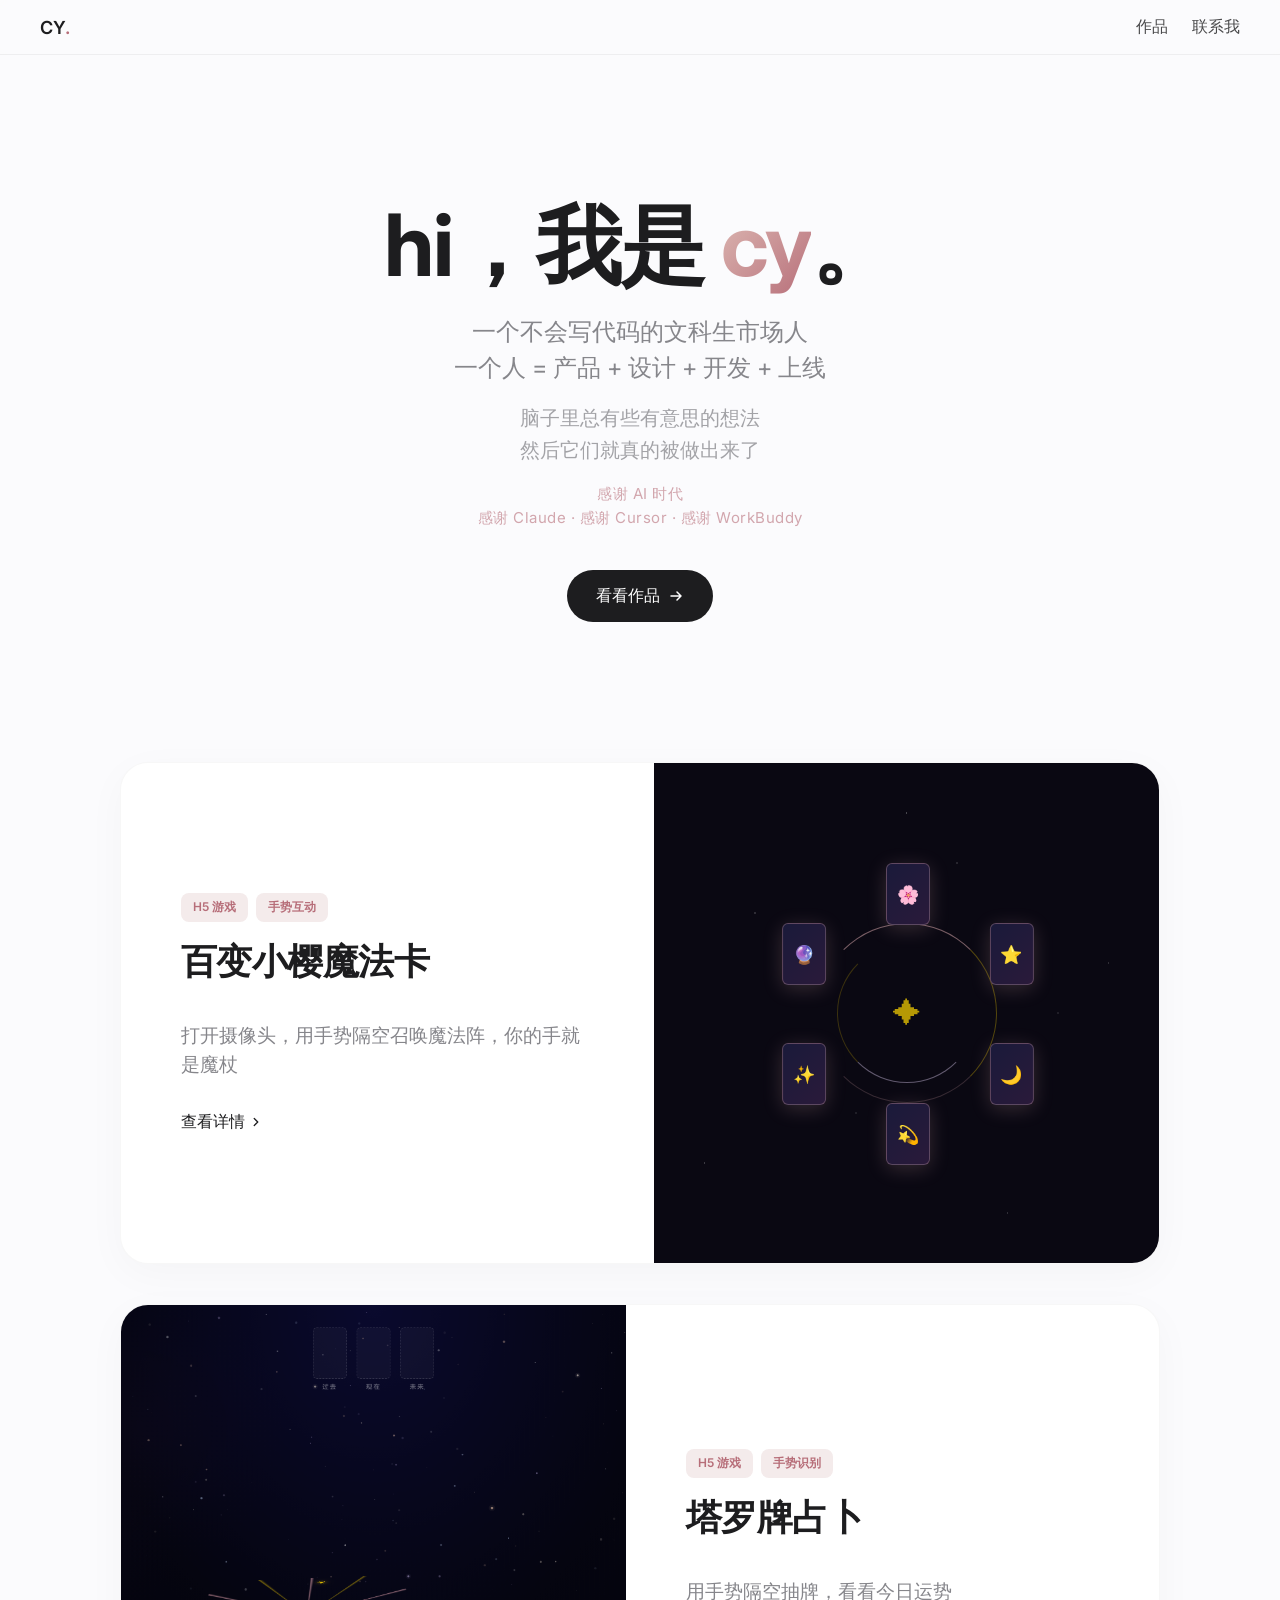
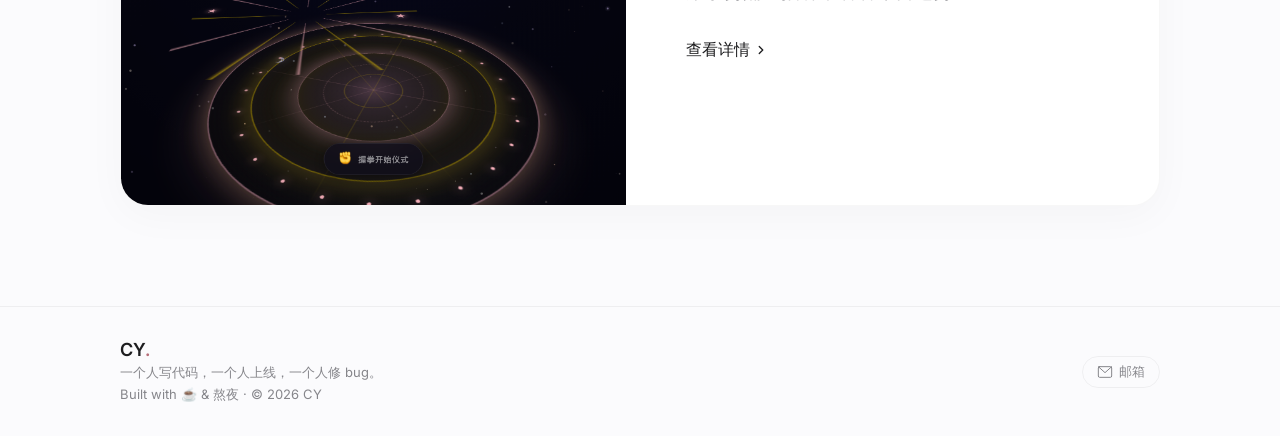
<file: index.html>
<!DOCTYPE html>
<html lang="zh-CN">
<head>
  <meta charset="UTF-8">
  <meta name="viewport" content="width=device-width, initial-scale=1.0">
  <title>CY Works — 互动作品集</title>
  <meta name="description" content="手势互动游戏、微信小程序、小游戏作品展示">
  <!-- 使用国内可访问的字体服务替代 Google Fonts -->
  <link href="https://fonts.loli.net/css2?family=Inter:wght@400;500;600;700&display=swap" rel="stylesheet">
  <link rel="stylesheet" href="style.css">
</head>
<body>
  <!-- ============ NAVIGATION ============ -->
  <nav class="nav" id="nav">
    <div class="nav-inner">
      <a href="#" class="nav-logo">CY<span class="logo-dot">.</span></a>
      <div class="nav-links">
        <a href="#works">作品</a>
        <a href="#contact" class="nav-cta">联系我</a>
      </div>
    </div>
  </nav>

  <!-- ============ HERO ============ -->
  <section class="hero" id="hero">
    <div class="hero-content">
      <h1 class="hero-title">
        <span class="title-line">hi，我是 <span class="title-accent">cy</span>。</span>
      </h1>
      <p class="hero-desc">
        一个不会写代码的文科生市场人<br>
        一个人 = 产品 + 设计 + 开发 + 上线
      </p>
      <p class="hero-sub">
        脑子里总有些有意思的想法<br>
        然后它们就真的被做出来了
      </p>
      <p class="hero-thanks">
        感谢 AI 时代<br>
        感谢 Claude · 感谢 Cursor · 感谢 WorkBuddy
      </p>
      <div class="hero-actions">
        <a href="#works" class="btn-primary">
          看看作品
          <svg width="16" height="16" viewBox="0 0 16 16" fill="none"><path d="M3 8h10M9 4l4 4-4 4" stroke="currentColor" stroke-width="1.5" stroke-linecap="round" stroke-linejoin="round"/></svg>
        </a>
      </div>
    </div>
  </section>

  <!-- ============ WORKS ============ -->
  <section class="works" id="works">
    <div class="bento-grid">
      <!-- ★ Large: 百变小樱魔法卡 -->
      <article class="bento-item bento-large" data-project="sakura">
        <div class="bento-info">
          <div class="bento-tags">
            <span class="tag">H5 游戏</span>
            <span class="tag">手势互动</span>
          </div>
          <h3>百变小樱魔法卡</h3>
          <p>打开摄像头，用手势隔空召唤魔法阵，你的手就是魔杖</p>
          <span class="bento-cta">查看详情 <svg width="14" height="14" viewBox="0 0 16 16" fill="none"><path d="M6 12L10 8L6 4" stroke="currentColor" stroke-width="1.5" stroke-linecap="round" stroke-linejoin="round"/></svg></span>
        </div>
        <div class="bento-preview sakura-preview">
          <div class="sakura-scene">
            <div class="sakura-stars"></div>
            <div class="sakura-magic-circle">
              <div class="mc-ring mc-ring-outer"></div>
              <div class="mc-ring mc-ring-inner"></div>
              <div class="mc-star">✦</div>
            </div>
            <div class="sakura-card-orbit">
              <div class="orbit-card" style="--i:0"><div class="card-face">🌸</div></div>
              <div class="orbit-card" style="--i:1"><div class="card-face">⭐</div></div>
              <div class="orbit-card" style="--i:2"><div class="card-face">🌙</div></div>
              <div class="orbit-card" style="--i:3"><div class="card-face">💫</div></div>
              <div class="orbit-card" style="--i:4"><div class="card-face">✨</div></div>
              <div class="orbit-card" style="--i:5"><div class="card-face">🔮</div></div>
            </div>
          </div>
        </div>
      </article>

      <!-- ★ Large Reverse: 塔罗牌 -->
      <article class="bento-item bento-large bento-reverse" data-project="tarot">
        <div class="bento-info">
          <div class="bento-tags">
            <span class="tag">H5 游戏</span>
            <span class="tag">手势识别</span>
          </div>
          <h3>塔罗牌占卜</h3>
          <p>用手势隔空抽牌，看看今日运势</p>
          <span class="bento-cta">查看详情 <svg width="14" height="14" viewBox="0 0 16 16" fill="none"><path d="M6 12L10 8L6 4" stroke="currentColor" stroke-width="1.5" stroke-linecap="round" stroke-linejoin="round"/></svg></span>
        </div>
        <div class="bento-preview">
          <div class="preview-static" style="background-image: url('screenshots/tarot.png')"></div>
        </div>
      </article>

      <!-- ★ Large: 一瞬小程序（暂时隐藏，准备好后取消注释即可）
      <article class="bento-item bento-large" data-project="miniapp">
        <div class="bento-info">
          <div class="bento-tags">
            <span class="tag">微信小程序</span>
            <span class="tag">社交</span>
          </div>
          <h3>一瞬</h3>
          <p>摇一摇复活，一个帮你认识新朋友的小程序，不用加微信那种</p>
          <span class="bento-cta">查看详情 <svg width="14" height="14" viewBox="0 0 16 16" fill="none"><path d="M6 12L10 8L6 4" stroke="currentColor" stroke-width="1.5" stroke-linecap="round" stroke-linejoin="round"/></svg></span>
        </div>
        <div class="bento-preview">
          <div class="preview-static" style="background-image: url('screenshots/yishun-showcase.png')"></div>
        </div>
      </article>
      -->
    </div>
  </section>

  <!-- ============ FOOTER ============ -->
  <footer class="footer" id="contact">
    <div class="footer-inner">
      <div class="footer-left">
        <span class="footer-logo">CY<span class="logo-dot">.</span></span>
        <span class="footer-tagline">一个人写代码，一个人上线，一个人修 bug。</span>
        <span class="footer-copy">Built with ☕ & 熬夜 · © 2026 CY</span>
      </div>
      <div class="footer-right">
        <a href="mailto:caiyang.cycy@163.com" class="footer-link">
          <svg width="16" height="16" viewBox="0 0 24 24" fill="none" stroke="currentColor" stroke-width="1.5" stroke-linecap="round" stroke-linejoin="round"><rect x="2" y="4" width="20" height="16" rx="2"/><path d="M22 4L12 13 2 4"/></svg>
          邮箱
        </a>
      </div>
    </div>
  </footer>

  <!-- ============ PROJECT DETAIL MODAL ============ -->
  <div class="modal-overlay" id="modalOverlay">
    <div class="modal" id="modal">
      <button class="modal-close" id="modalClose" aria-label="关闭">
        <svg width="20" height="20" viewBox="0 0 24 24" fill="none">
          <path d="M18 6L6 18M6 6l12 12" stroke="currentColor" stroke-width="2" stroke-linecap="round"/>
        </svg>
      </button>
      <div class="modal-body" id="modalBody"></div>
    </div>
  </div>

  <script src="main.js"></script>
</body>
</html>
</file>
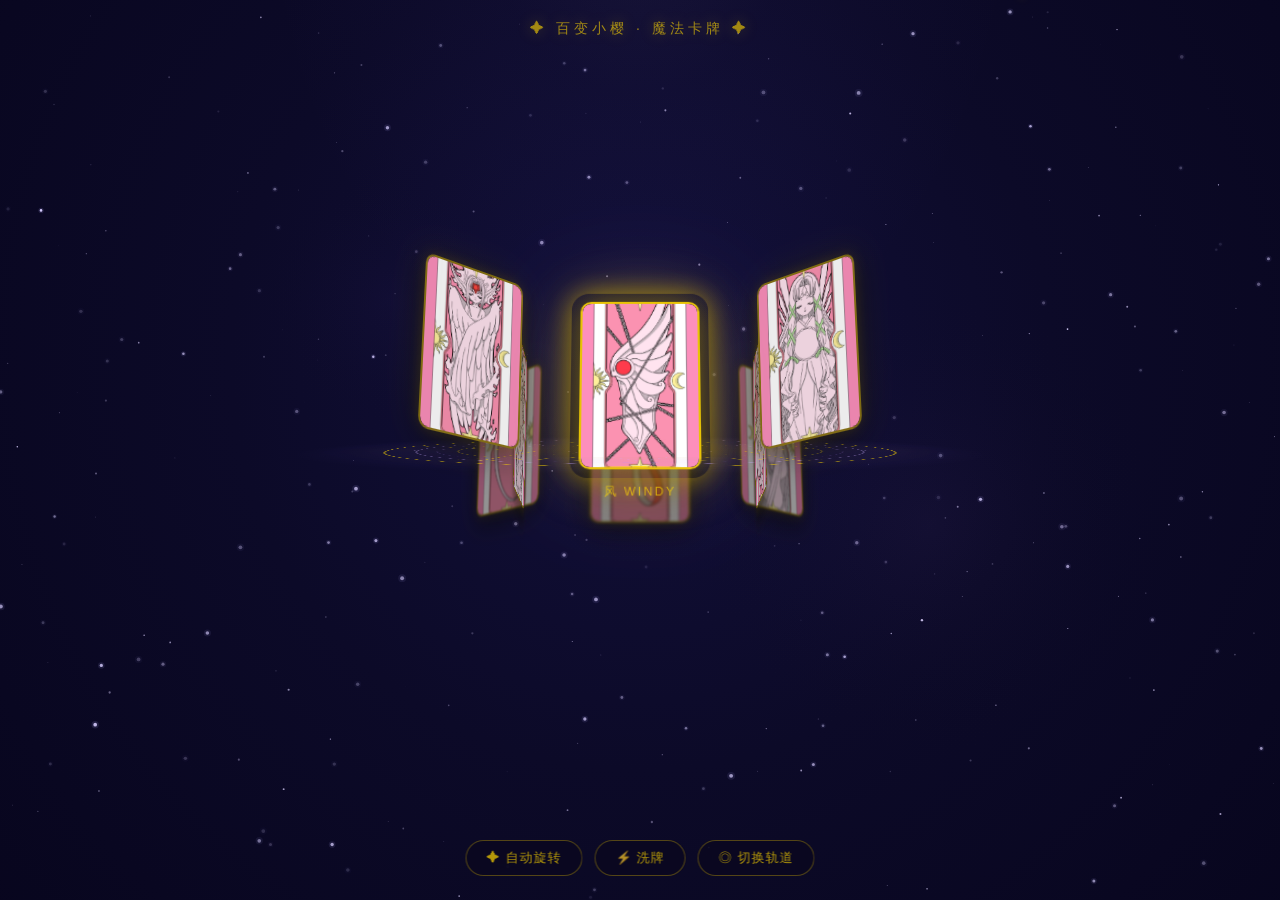
<file: sakura/magic-stage-3d.html>
<!DOCTYPE html>
<html lang="zh-CN">
<head>
<meta charset="UTF-8">
<meta name="viewport" content="width=device-width, initial-scale=1.0">
<title>百变小樱 · 3D魔法舞台</title>
<style>
/* ========== Reset & Base ========== */
*{margin:0;padding:0;box-sizing:border-box}
html,body{width:100%;height:100%;overflow:hidden;background:#08061a;font-family:'PingFang SC','Hiragino Sans GB','Microsoft YaHei',sans-serif;color:#e0e0e0;user-select:none;-webkit-tap-highlight-color:transparent}

/* ========== 星空背景 ========== */
#starfield{position:fixed;inset:0;z-index:0}

/* ========== 魔法粒子层 ========== */
#magic-particles{position:fixed;inset:0;z-index:1;pointer-events:none}

/* ========== 聚光灯效果 ========== */
.spotlight{position:fixed;top:-15%;left:50%;transform:translateX(-50%);width:60vw;height:60vh;background:radial-gradient(ellipse at center top,rgba(180,160,255,0.08) 0%,rgba(100,80,200,0.04) 30%,transparent 70%);z-index:2;pointer-events:none;animation:spotPulse 4s ease-in-out infinite alternate}
@keyframes spotPulse{0%{opacity:.6;transform:translateX(-50%) scale(1)}100%{opacity:1;transform:translateX(-50%) scale(1.05)}}

/* ========== 3D舞台容器 ========== */
#stage{position:fixed;inset:0;display:flex;align-items:center;justify-content:center;perspective:1200px;z-index:10}
#scene{position:relative;width:600px;height:600px;transform-style:preserve-3d;transform:rotateX(15deg)}

/* ========== 魔法阵 ========== */
#magic-circle{position:absolute;top:50%;left:50%;width:520px;height:520px;transform:translate(-50%,-50%) rotateX(72deg);transform-style:preserve-3d;pointer-events:none}
#magic-circle svg{width:100%;height:100%;filter:drop-shadow(0 0 20px rgba(255,215,0,0.3)) drop-shadow(0 0 60px rgba(180,140,255,0.2))}
.mc-ring{fill:none;stroke-linecap:round}
.mc-outer{stroke:rgba(255,215,0,0.5);stroke-width:2;animation:mcSpin 25s linear infinite}
.mc-mid{stroke:rgba(200,170,255,0.4);stroke-width:1.5;animation:mcSpin 35s linear infinite reverse}
.mc-inner{stroke:rgba(255,215,0,0.35);stroke-width:1.5;animation:mcSpin 20s linear infinite}
.mc-rune-ring{stroke:rgba(180,140,255,0.25);stroke-width:1;stroke-dasharray:8 12;animation:mcSpin 15s linear infinite reverse}
.mc-star{fill:none;stroke:rgba(255,215,0,0.45);stroke-width:1.5;stroke-linejoin:round;animation:mcSpin 30s linear infinite}
.mc-star-inner{fill:none;stroke:rgba(200,170,255,0.35);stroke-width:1;stroke-linejoin:round;animation:mcSpin 22s linear infinite reverse}
.mc-cross{stroke:rgba(255,215,0,0.15);stroke-width:0.8}
.mc-rune{fill:rgba(255,215,0,0.5);font-size:14px;font-family:serif}
.mc-glow{position:absolute;inset:-15%;border-radius:50%;background:radial-gradient(circle,rgba(255,215,0,0.1) 0%,rgba(160,120,255,0.06) 40%,transparent 70%);animation:mcGlow 3s ease-in-out infinite alternate;pointer-events:none}
@keyframes mcSpin{to{transform:rotate(360deg)}}
@keyframes mcGlow{0%{opacity:.5;transform:scale(.95)}100%{opacity:1;transform:scale(1.05)}}

/* ========== 卡牌通用 ========== */
.card-orbit{position:absolute;top:50%;left:50%;transform-style:preserve-3d;pointer-events:none}

.magic-card{position:absolute;width:110px;height:160px;transform-style:preserve-3d;cursor:pointer;pointer-events:auto;transition:transform .6s cubic-bezier(.25,.9,.4,1.1),filter .4s,box-shadow .4s}
.magic-card:hover{transform:translateY(-15px) scale(1.08)!important;z-index:100}

.card-body{position:relative;width:100%;height:100%;transform-style:preserve-3d;border-radius:10px}

/* 卡牌正面 */
.card-face{position:absolute;inset:0;border-radius:10px;backface-visibility:hidden;overflow:hidden;display:flex;align-items:center;justify-content:center}
.card-face.front{
  background:linear-gradient(145deg,#1a1535 0%,#0d0b20 100%);
  border:2px solid rgba(255,215,0,0.5);
  box-shadow:
    0 0 15px rgba(255,215,0,0.15),
    0 0 40px rgba(255,215,0,0.08),
    0 8px 32px rgba(0,0,0,0.6),
    inset 0 1px 0 rgba(255,255,255,0.1),
    inset 0 -1px 0 rgba(0,0,0,0.3);
}
.card-face.front img{width:100%;height:100%;object-fit:cover;border-radius:8px}
.card-face.back{
  background:linear-gradient(145deg,#1a1535,#2a1a4a);
  border:2px solid rgba(180,140,255,0.4);
  transform:rotateY(180deg);
  display:flex;align-items:center;justify-content:center;
  box-shadow:0 0 15px rgba(180,140,255,0.1),0 8px 32px rgba(0,0,0,0.6);
}
.card-face.back::after{content:'✦';font-size:36px;color:rgba(255,215,0,0.4)}

/* 卡牌厚度边框（金属质感） */
.card-edge{position:absolute;background:linear-gradient(180deg,#c9a64e,#8a6d2e,#c9a64e);backface-visibility:hidden}
.card-edge.top{top:-3px;left:2px;right:2px;height:3px;border-radius:10px 10px 0 0;transform:rotateX(90deg);transform-origin:bottom}
.card-edge.bottom{bottom:-3px;left:2px;right:2px;height:3px;border-radius:0 0 10px 10px;transform:rotateX(-90deg);transform-origin:top}
.card-edge.left{top:2px;left:-3px;bottom:2px;width:3px;border-radius:10px 0 0 10px;transform:rotateY(-90deg);transform-origin:right}
.card-edge.right{top:2px;right:-3px;bottom:2px;width:3px;border-radius:0 10px 10px 0;transform:rotateY(90deg);transform-origin:left}

/* 卡牌发光 */
.card-glow-effect{position:absolute;inset:-8px;border-radius:16px;opacity:0;transition:opacity .5s;pointer-events:none;
  box-shadow:0 0 25px rgba(255,215,0,0.4),0 0 60px rgba(255,215,0,0.2),0 0 100px rgba(180,140,255,0.15);
}
.magic-card.active .card-glow-effect{opacity:1}
.magic-card.active .card-face.front{
  border-color:rgba(255,215,0,0.9);
  box-shadow:
    0 0 30px rgba(255,215,0,0.4),
    0 0 60px rgba(255,215,0,0.15),
    0 8px 40px rgba(0,0,0,0.5),
    inset 0 0 30px rgba(255,215,0,0.05);
}

/* 卡牌反射光效 */
.card-reflection{position:absolute;inset:0;border-radius:8px;background:linear-gradient(115deg,transparent 30%,rgba(255,255,255,0.08) 45%,rgba(255,255,255,0.15) 50%,rgba(255,255,255,0.08) 55%,transparent 70%);pointer-events:none;opacity:0;transition:opacity .6s}
.magic-card:hover .card-reflection{opacity:1;animation:reflectionMove 2s ease-in-out infinite}
@keyframes reflectionMove{0%{background-position:-200% 0}50%{background-position:200% 0}100%{background-position:-200% 0}}

/* 卡牌名称标签 */
.card-label{position:absolute;bottom:-28px;left:50%;transform:translateX(-50%);white-space:nowrap;font-size:11px;letter-spacing:2px;color:rgba(255,215,0,0.7);text-shadow:0 0 10px rgba(255,215,0,0.3);opacity:0;transition:opacity .4s;pointer-events:none}
.magic-card.active .card-label,.magic-card:hover .card-label{opacity:1}

/* ========== 选中卡牌大图展示 ========== */
#card-detail-overlay{position:fixed;inset:0;z-index:100;display:flex;flex-direction:column;align-items:center;justify-content:center;background:rgba(5,3,20,0.85);backdrop-filter:blur(8px);opacity:0;pointer-events:none;transition:opacity .5s}
#card-detail-overlay.show{opacity:1;pointer-events:auto}

#detail-card{width:240px;height:350px;transform-style:preserve-3d;transition:transform 1s cubic-bezier(.25,.9,.4,1);position:relative}
#detail-card.flip{transform:rotateY(180deg)}

.detail-face{position:absolute;inset:0;border-radius:14px;backface-visibility:hidden;overflow:hidden}
.detail-face.front{
  border:3px solid rgba(255,215,0,0.7);
  box-shadow:0 0 50px rgba(255,215,0,0.3),0 0 100px rgba(180,140,255,0.15),0 20px 60px rgba(0,0,0,0.5);
}
.detail-face.front img{width:100%;height:100%;object-fit:cover;border-radius:11px}
.detail-face.back{
  transform:rotateY(180deg);
  background:linear-gradient(145deg,#1a1535,#2a1a4a);
  border:3px solid rgba(180,140,255,0.5);
  box-shadow:0 0 50px rgba(180,140,255,0.2),0 20px 60px rgba(0,0,0,0.5);
  display:flex;align-items:center;justify-content:center
}
.detail-face.back::after{content:'✦';font-size:56px;color:rgba(255,215,0,0.5)}

#detail-name{margin-top:24px;font-size:22px;font-weight:700;letter-spacing:6px;color:rgba(255,215,0,0.9);text-shadow:0 0 20px rgba(255,215,0,0.4)}

.detail-magic-circle{position:absolute;width:380px;height:380px;animation:mcSpin 15s linear infinite;opacity:.3;pointer-events:none}

#detail-hint{margin-top:16px;font-size:13px;color:rgba(255,255,255,0.4);letter-spacing:1px}

/* 关闭按钮 */
.close-btn{position:absolute;top:24px;right:24px;width:40px;height:40px;border-radius:50%;border:1px solid rgba(255,255,255,0.2);background:rgba(0,0,0,0.4);color:rgba(255,255,255,0.6);font-size:18px;cursor:pointer;display:flex;align-items:center;justify-content:center;transition:all .3s;z-index:10}
.close-btn:hover{border-color:rgba(255,215,0,0.6);color:rgba(255,215,0,0.8);background:rgba(255,215,0,0.1)}

/* ========== 底部控制 ========== */
#controls{position:fixed;bottom:24px;left:50%;transform:translateX(-50%);display:flex;gap:12px;z-index:50}
.ctrl-btn{padding:8px 20px;border:1px solid rgba(255,215,0,0.3);border-radius:24px;background:rgba(10,8,30,0.7);color:rgba(255,215,0,0.7);font-size:13px;letter-spacing:1px;cursor:pointer;backdrop-filter:blur(10px);transition:all .3s;white-space:nowrap}
.ctrl-btn:hover{border-color:rgba(255,215,0,0.7);color:rgba(255,215,0,1);background:rgba(255,215,0,0.1);box-shadow:0 0 20px rgba(255,215,0,0.15)}

/* ========== 标题 ========== */
#title-bar{position:fixed;top:20px;left:50%;transform:translateX(-50%);font-size:14px;letter-spacing:4px;color:rgba(255,215,0,0.6);text-shadow:0 0 15px rgba(255,215,0,0.25);z-index:50;pointer-events:none}

/* ========== Loading ========== */
#loader{position:fixed;inset:0;background:#08061a;display:flex;flex-direction:column;align-items:center;justify-content:center;z-index:9999;transition:opacity .8s}
#loader.hide{opacity:0;pointer-events:none}
.loader-circle{width:80px;height:80px;border:2px solid transparent;border-top-color:rgba(255,215,0,0.7);border-right-color:rgba(180,140,255,0.5);border-radius:50%;animation:spin 1.2s linear infinite}
@keyframes spin{to{transform:rotate(360deg)}}
.loader-text{margin-top:16px;color:rgba(255,215,0,0.6);font-size:14px;letter-spacing:2px}

/* ========== 响应式 ========== */
@media(max-width:768px){
  #scene{width:380px;height:380px}
  #magic-circle{width:340px;height:340px}
  .magic-card{width:80px;height:116px}
  .card-label{font-size:9px;bottom:-22px}
  #detail-card{width:200px;height:290px}
  .detail-magic-circle{width:280px;height:280px}
}
@media(max-width:480px){
  #scene{width:300px;height:300px}
  #magic-circle{width:270px;height:270px}
  .magic-card{width:65px;height:94px}
}
</style>
</head>
<body>

<!-- 加载画面 -->
<div id="loader">
  <div class="loader-circle"></div>
  <div class="loader-text">正在加载魔法舞台…</div>
</div>

<!-- 星空Canvas -->
<canvas id="starfield"></canvas>

<!-- 魔法粒子Canvas -->
<canvas id="magic-particles"></canvas>

<!-- 聚光灯 -->
<div class="spotlight"></div>

<!-- 标题 -->
<div id="title-bar">✦ 百变小樱 · 魔法卡牌 ✦</div>

<!-- 3D舞台 -->
<div id="stage">
  <div id="scene">
    <!-- 魔法阵 -->
    <div id="magic-circle">
      <div class="mc-glow"></div>
      <svg viewBox="0 0 520 520" xmlns="http://www.w3.org/2000/svg">
        <!-- 外圈 -->
        <circle class="mc-ring mc-outer" cx="260" cy="260" r="250"/>
        <!-- 中圈 -->
        <circle class="mc-ring mc-mid" cx="260" cy="260" r="220"/>
        <!-- 内圈 -->
        <circle class="mc-ring mc-inner" cx="260" cy="260" r="180"/>
        <!-- 符文环 -->
        <circle class="mc-ring mc-rune-ring" cx="260" cy="260" r="200"/>
        
        <!-- 五芒星 -->
        <polygon class="mc-star" points="260,20 332,178 500,178 362,282 398,440 260,348 122,440 158,282 20,178 188,178"/>
        <!-- 内五芒星（反转） -->
        <polygon class="mc-star-inner" points="260,440 188,282 20,282 158,178 122,20 260,112 398,20 362,178 500,282 332,282"/>
        
        <!-- 十字线 -->
        <line class="mc-cross" x1="260" y1="10" x2="260" y2="510"/>
        <line class="mc-cross" x1="10" y1="260" x2="510" y2="260"/>
        <line class="mc-cross" x1="77" y1="77" x2="443" y2="443"/>
        <line class="mc-cross" x1="443" y1="77" x2="77" y2="443"/>
        
        <!-- 符文文字 -->
        <text class="mc-rune" x="260" y="45" text-anchor="middle">☽</text>
        <text class="mc-rune" x="475" y="265" text-anchor="middle">☆</text>
        <text class="mc-rune" x="260" y="490" text-anchor="middle">✧</text>
        <text class="mc-rune" x="45" y="265" text-anchor="middle">✦</text>
        <text class="mc-rune" x="400" y="100" text-anchor="middle">⊕</text>
        <text class="mc-rune" x="400" y="440" text-anchor="middle">☉</text>
        <text class="mc-rune" x="120" y="100" text-anchor="middle">◈</text>
        <text class="mc-rune" x="120" y="440" text-anchor="middle">⊛</text>
        
        <!-- 装饰小圆 -->
        <circle cx="260" cy="10" r="5" fill="rgba(255,215,0,0.6)"/>
        <circle cx="260" cy="510" r="5" fill="rgba(255,215,0,0.6)"/>
        <circle cx="10" cy="260" r="5" fill="rgba(255,215,0,0.6)"/>
        <circle cx="510" cy="260" r="5" fill="rgba(255,215,0,0.6)"/>
        <circle cx="260" cy="260" r="6" fill="rgba(255,215,0,0.5)"/>
        <circle cx="260" cy="260" r="15" fill="none" stroke="rgba(255,215,0,0.3)" stroke-width="1"/>
      </svg>
    </div>
    
    <!-- 卡牌将由JS生成 -->
  </div>
</div>

<!-- 选中卡牌详情 -->
<div id="card-detail-overlay">
  <button class="close-btn" onclick="closeDetail()">✕</button>
  <svg class="detail-magic-circle" viewBox="0 0 520 520" xmlns="http://www.w3.org/2000/svg">
    <circle cx="260" cy="260" r="250" fill="none" stroke="rgba(255,215,0,0.25)" stroke-width="1.5"/>
    <circle cx="260" cy="260" r="220" fill="none" stroke="rgba(180,140,255,0.2)" stroke-width="1"/>
    <polygon points="260,20 332,178 500,178 362,282 398,440 260,348 122,440 158,282 20,178 188,178" fill="none" stroke="rgba(255,215,0,0.2)" stroke-width="1"/>
  </svg>
  <div id="detail-card">
    <div class="detail-face front" id="detail-front"></div>
    <div class="detail-face back"></div>
  </div>
  <div id="detail-name"></div>
  <div id="detail-hint">点击卡牌翻转 · 点击空白处关闭</div>
</div>

<!-- 底部控制 -->
<div id="controls">
  <button class="ctrl-btn" onclick="autoRotate()">✦ 自动旋转</button>
  <button class="ctrl-btn" onclick="shuffleCards()">⚡ 洗牌</button>
  <button class="ctrl-btn" onclick="toggleOrbit()">◎ 切换轨道</button>
</div>

<script>
/* ==========================================
   百变小樱 · 3D魔法舞台 - 核心脚本
   ========================================== */

// ===== 卡牌数据 =====
const CARD_DATA = [
  { id:'card1', name:'风 WINDY', img:'小樱卡片/1774582442715.png', element:'wind', color:'#4fc3f7' },
  { id:'card2', name:'水 WATERY', img:'小樱卡片/1774582448138.png', element:'water', color:'#29b6f6' },
  { id:'card3', name:'火 FIREY', img:'小樱卡片/1774582452433.png', element:'fire', color:'#ff7043' },
  { id:'card4', name:'光 LIGHT', img:'小樱卡片/1774582457953.png', element:'light', color:'#fdd835' },
  { id:'card5', name:'影 SHADOW', img:'小樱卡片/1774582462348.png', element:'shadow', color:'#7c4dff' },
  { id:'card6', name:'花 FLOWER', img:'小樱卡片/1774582466893.png', element:'flower', color:'#f48fb1' },
  { id:'card7', name:'雷 THUNDER', img:'小樱卡片/1774582472949.png', element:'thunder', color:'#ffd54f' },
  { id:'card8', name:'时 TIME', img:'小樱卡片/1774582477793.png', element:'time', color:'#ce93d8' },
];

// ===== 全局状态 =====
let scene, cards = [], activeIndex = 0;
let innerAngle = 0, outerAngle = 0;
let isAutoRotating = false, autoRotateTimer = null;
let orbitMode = 'dual'; // 'dual' | 'single'
let mouseX = 0, mouseY = 0;
let targetRotX = 15, targetRotY = 0, currentRotX = 15, currentRotY = 0;

// ===== 星空背景 =====
function initStarfield() {
  const canvas = document.getElementById('starfield');
  const ctx = canvas.getContext('2d');
  let stars = [];
  let shootingStars = [];
  
  function resize() {
    canvas.width = window.innerWidth;
    canvas.height = window.innerHeight;
  }
  resize();
  window.addEventListener('resize', resize);
  
  // 生成星星
  for (let i = 0; i < 300; i++) {
    stars.push({
      x: Math.random() * canvas.width,
      y: Math.random() * canvas.height,
      r: Math.random() * 1.8 + 0.2,
      alpha: Math.random() * 0.8 + 0.2,
      twinkleSpeed: Math.random() * 0.02 + 0.005,
      twinklePhase: Math.random() * Math.PI * 2
    });
  }
  
  function addShootingStar() {
    if (shootingStars.length < 2 && Math.random() < 0.008) {
      shootingStars.push({
        x: Math.random() * canvas.width,
        y: Math.random() * canvas.height * 0.3,
        vx: 3 + Math.random() * 4,
        vy: 1 + Math.random() * 2,
        life: 1,
        len: 40 + Math.random() * 60
      });
    }
  }
  
  function animate() {
    ctx.clearRect(0, 0, canvas.width, canvas.height);
    
    // 渐变背景
    const bgGrad = ctx.createRadialGradient(
      canvas.width * 0.5, canvas.height * 0.4, 0,
      canvas.width * 0.5, canvas.height * 0.4, canvas.width * 0.8
    );
    bgGrad.addColorStop(0, '#12103a');
    bgGrad.addColorStop(0.4, '#0c0a28');
    bgGrad.addColorStop(1, '#06041a');
    ctx.fillStyle = bgGrad;
    ctx.fillRect(0, 0, canvas.width, canvas.height);
    
    // 星云
    const t = Date.now() * 0.0002;
    for (let i = 0; i < 3; i++) {
      const nx = canvas.width * (0.3 + i * 0.2) + Math.sin(t + i) * 40;
      const ny = canvas.height * (0.3 + i * 0.15) + Math.cos(t * 0.7 + i) * 30;
      const nebula = ctx.createRadialGradient(nx, ny, 0, nx, ny, 150 + i * 50);
      nebula.addColorStop(0, `rgba(${100 + i*40}, ${60 + i*30}, ${180 + i*20}, 0.04)`);
      nebula.addColorStop(1, 'transparent');
      ctx.fillStyle = nebula;
      ctx.fillRect(0, 0, canvas.width, canvas.height);
    }
    
    // 星星
    const now = Date.now() * 0.001;
    for (const s of stars) {
      const twinkle = Math.sin(now * s.twinkleSpeed * 60 + s.twinklePhase) * 0.3 + 0.7;
      ctx.beginPath();
      ctx.arc(s.x, s.y, s.r, 0, Math.PI * 2);
      ctx.fillStyle = `rgba(220,210,255,${s.alpha * twinkle})`;
      ctx.fill();
      if (s.r > 1.2) {
        ctx.beginPath();
        ctx.arc(s.x, s.y, s.r * 2, 0, Math.PI * 2);
        ctx.fillStyle = `rgba(180,170,255,${s.alpha * twinkle * 0.15})`;
        ctx.fill();
      }
    }
    
    // 流星
    addShootingStar();
    shootingStars = shootingStars.filter(ss => {
      ss.x += ss.vx;
      ss.y += ss.vy;
      ss.life -= 0.015;
      if (ss.life <= 0) return false;
      
      ctx.save();
      const grad = ctx.createLinearGradient(ss.x, ss.y, ss.x - ss.vx * ss.len / 5, ss.y - ss.vy * ss.len / 5);
      grad.addColorStop(0, `rgba(255,255,255,${ss.life * 0.8})`);
      grad.addColorStop(1, 'transparent');
      ctx.strokeStyle = grad;
      ctx.lineWidth = 1.5;
      ctx.beginPath();
      ctx.moveTo(ss.x, ss.y);
      ctx.lineTo(ss.x - ss.vx * ss.len / 5, ss.y - ss.vy * ss.len / 5);
      ctx.stroke();
      ctx.restore();
      return true;
    });
    
    requestAnimationFrame(animate);
  }
  animate();
}

// ===== 魔法粒子 =====
function initMagicParticles() {
  const canvas = document.getElementById('magic-particles');
  const ctx = canvas.getContext('2d');
  let particles = [];
  
  function resize() {
    canvas.width = window.innerWidth;
    canvas.height = window.innerHeight;
  }
  resize();
  window.addEventListener('resize', resize);
  
  function spawnParticle() {
    const side = Math.random();
    let x, y;
    if (side < 0.25) { x = Math.random() * canvas.width; y = -10; }
    else if (side < 0.5) { x = Math.random() * canvas.width; y = canvas.height + 10; }
    else if (side < 0.75) { x = -10; y = Math.random() * canvas.height; }
    else { x = canvas.width + 10; y = Math.random() * canvas.height; }
    
    const cx = canvas.width / 2, cy = canvas.height / 2;
    const angle = Math.atan2(cy - y, cx - x) + (Math.random() - 0.5) * 1.2;
    const speed = 0.3 + Math.random() * 0.6;
    
    particles.push({
      x, y,
      vx: Math.cos(angle) * speed,
      vy: Math.sin(angle) * speed,
      size: Math.random() * 2.5 + 0.5,
      life: 1,
      decay: 0.002 + Math.random() * 0.003,
      color: Math.random() > 0.5 ? 'rgba(255,215,0,' : 'rgba(180,140,255,',
      wobble: Math.random() * Math.PI * 2,
      wobbleSpeed: 0.02 + Math.random() * 0.03
    });
  }
  
  function animate() {
    ctx.clearRect(0, 0, canvas.width, canvas.height);
    
    if (particles.length < 60 && Math.random() < 0.3) spawnParticle();
    
    particles = particles.filter(p => {
      p.wobble += p.wobbleSpeed;
      p.x += p.vx + Math.sin(p.wobble) * 0.3;
      p.y += p.vy + Math.cos(p.wobble) * 0.2;
      p.life -= p.decay;
      if (p.life <= 0) return false;
      
      ctx.beginPath();
      ctx.arc(p.x, p.y, p.size * p.life, 0, Math.PI * 2);
      ctx.fillStyle = p.color + (p.life * 0.6) + ')';
      ctx.shadowColor = p.color + '0.3)';
      ctx.shadowBlur = 8;
      ctx.fill();
      ctx.shadowBlur = 0;
      return true;
    });
    
    requestAnimationFrame(animate);
  }
  animate();
}

// ===== 创建3D卡牌 =====
function createCards() {
  scene = document.getElementById('scene');
  
  const innerCards = CARD_DATA.slice(0, 4); // 内圈4张
  const outerCards = CARD_DATA.slice(4, 8); // 外圈4张
  
  // 内圈
  innerCards.forEach((data, i) => {
    const angle = (360 / 4) * i;
    const card = createCardElement(data, i, 'inner', angle);
    scene.appendChild(card);
    cards.push({ el: card, data, ring: 'inner', baseAngle: angle, index: i });
  });
  
  // 外圈
  outerCards.forEach((data, i) => {
    const angle = (360 / 4) * i + 45; // 外圈偏转45度
    const card = createCardElement(data, i + 4, 'outer', angle);
    scene.appendChild(card);
    cards.push({ el: card, data, ring: 'outer', baseAngle: angle, index: i + 4 });
  });
  
  updateCardPositions();
}

function createCardElement(data, index, ring, angle) {
  const card = document.createElement('div');
  card.className = 'magic-card';
  card.dataset.index = index;
  card.dataset.ring = ring;
  
  card.innerHTML = `
    <div class="card-body">
      <div class="card-glow-effect"></div>
      <div class="card-face front">
        <img src="${data.img}" alt="${data.name}" loading="lazy">
      </div>
      <div class="card-face back"></div>
      <div class="card-edge top"></div>
      <div class="card-edge bottom"></div>
      <div class="card-edge left"></div>
      <div class="card-edge right"></div>
      <div class="card-reflection"></div>
    </div>
    <div class="card-label">${data.name}</div>
  `;
  
  card.addEventListener('click', () => selectCard(index));
  
  return card;
}

function updateCardPositions() {
  const innerRadius = orbitMode === 'single' ? 160 : 120;
  const outerRadius = orbitMode === 'single' ? 160 : 210;
  const innerTilt = 72; // 魔法阵倾斜角度
  
  cards.forEach(c => {
    const isInner = c.ring === 'inner';
    const radius = isInner ? innerRadius : outerRadius;
    const angleOffset = isInner ? innerAngle : outerAngle;
    const totalAngle = c.baseAngle + angleOffset;
    const rad = totalAngle * Math.PI / 180;
    
    const x = Math.sin(rad) * radius;
    const z = Math.cos(rad) * radius;
    const y = isInner ? -30 : -50; // 内圈低一些，外圈高一些
    
    // 让卡牌面向中心
    const faceAngle = -totalAngle;
    
    c.el.style.transform = `translate(-50%, -50%) translate3d(${x}px, ${y}px, ${z}px) rotateY(${faceAngle}deg)`;
    c.el.style.left = '50%';
    c.el.style.top = '50%';
    
    // 基于深度的光影效果
    const depth = (z + radius) / (radius * 2); // 0~1, 1=最近
    const brightness = 0.5 + depth * 0.5;
    const blur = (1 - depth) * 1.5;
    c.el.style.filter = `brightness(${brightness}) blur(${blur}px)`;
    c.el.style.zIndex = Math.floor(depth * 100);
    
    // 高亮当前选中
    c.el.classList.toggle('active', c.index === activeIndex);
  });
}

// ===== 选中卡牌 =====
function selectCard(index) {
  const overlay = document.getElementById('card-detail-overlay');
  const front = document.getElementById('detail-front');
  const name = document.getElementById('detail-name');
  const detailCard = document.getElementById('detail-card');
  
  const data = CARD_DATA[index];
  
  front.innerHTML = `<img src="${data.img}" alt="${data.name}" style="width:100%;height:100%;object-fit:cover;border-radius:11px">`;
  front.style.borderColor = data.color + 'aa';
  front.style.boxShadow = `0 0 50px ${data.color}40, 0 0 100px ${data.color}15, 0 20px 60px rgba(0,0,0,0.5)`;
  name.textContent = data.name;
  name.style.color = data.color;
  
  detailCard.classList.remove('flip');
  overlay.classList.add('show');
  
  activeIndex = index;
  updateCardPositions();
}

function closeDetail() {
  document.getElementById('card-detail-overlay').classList.remove('show');
}

// 点击overlay空白关闭
document.getElementById('card-detail-overlay').addEventListener('click', function(e) {
  if (e.target === this || e.target.classList.contains('detail-magic-circle') || e.target.tagName === 'svg' || e.target.tagName === 'circle' || e.target.tagName === 'polygon') {
    closeDetail();
  }
});

// 点击详情卡翻转
document.getElementById('detail-card').addEventListener('click', function(e) {
  e.stopPropagation();
  this.classList.toggle('flip');
});

// ===== 控制功能 =====
function autoRotate() {
  isAutoRotating = !isAutoRotating;
  const btn = document.querySelector('#controls .ctrl-btn:first-child');
  btn.style.borderColor = isAutoRotating ? 'rgba(255,215,0,0.9)' : '';
  btn.style.color = isAutoRotating ? 'rgba(255,215,0,1)' : '';
  btn.style.boxShadow = isAutoRotating ? '0 0 20px rgba(255,215,0,0.3)' : '';
}

function shuffleCards() {
  // 洗牌动画
  cards.forEach((c, i) => {
    c.el.style.transition = 'transform 0.8s cubic-bezier(.25,.9,.4,1)';
    c.el.style.transform += ' rotateZ(360deg) scale(0.5)';
  });
  
  setTimeout(() => {
    // Fisher-Yates shuffle
    for (let i = CARD_DATA.length - 1; i > 0; i--) {
      const j = Math.floor(Math.random() * (i + 1));
      [CARD_DATA[i], CARD_DATA[j]] = [CARD_DATA[j], CARD_DATA[i]];
    }
    
    // 重新创建卡牌
    cards.forEach(c => c.el.remove());
    cards = [];
    createCards();
    
    // 入场动画
    cards.forEach((c, i) => {
      c.el.style.opacity = '0';
      c.el.style.transition = 'none';
      setTimeout(() => {
        c.el.style.transition = 'all 0.6s cubic-bezier(.25,.9,.4,1)';
        c.el.style.opacity = '1';
      }, 100 + i * 80);
    });
  }, 500);
}

function toggleOrbit() {
  if (orbitMode === 'dual') {
    orbitMode = 'single';
    // 把所有卡牌归到同一圈
    cards.forEach((c, i) => {
      c.ring = 'inner';
      c.baseAngle = (360 / 8) * i;
    });
  } else {
    orbitMode = 'dual';
    cards.forEach((c, i) => {
      if (i < 4) {
        c.ring = 'inner';
        c.baseAngle = (360 / 4) * i;
      } else {
        c.ring = 'outer';
        c.baseAngle = (360 / 4) * (i - 4) + 45;
      }
    });
  }
  
  cards.forEach(c => {
    c.el.style.transition = 'transform 0.8s cubic-bezier(.25,.9,.4,1), filter 0.4s';
  });
  updateCardPositions();
  
  setTimeout(() => {
    cards.forEach(c => {
      c.el.style.transition = 'transform .6s cubic-bezier(.25,.9,.4,1), filter .4s, box-shadow .4s';
    });
  }, 900);
}

// ===== 鼠标/触控交互 =====
let isDragging = false, dragStartX = 0, dragStartY = 0, dragStartInner = 0, dragStartOuter = 0;

document.addEventListener('mousedown', (e) => {
  if (e.target.closest('#controls') || e.target.closest('#card-detail-overlay') || e.target.closest('.magic-card')) return;
  isDragging = true;
  dragStartX = e.clientX;
  dragStartY = e.clientY;
  dragStartInner = innerAngle;
  dragStartOuter = outerAngle;
});

document.addEventListener('mousemove', (e) => {
  mouseX = (e.clientX / window.innerWidth - 0.5) * 2;
  mouseY = (e.clientY / window.innerHeight - 0.5) * 2;
  
  if (isDragging) {
    const dx = e.clientX - dragStartX;
    innerAngle = dragStartInner + dx * 0.5;
    outerAngle = dragStartOuter - dx * 0.3;
    updateCardPositions();
  }
});

document.addEventListener('mouseup', () => { isDragging = false; });

// 触控支持
let touchStartX = 0;
document.addEventListener('touchstart', (e) => {
  if (e.target.closest('#controls') || e.target.closest('#card-detail-overlay') || e.target.closest('.magic-card')) return;
  touchStartX = e.touches[0].clientX;
  dragStartInner = innerAngle;
  dragStartOuter = outerAngle;
  isDragging = true;
}, { passive: true });

document.addEventListener('touchmove', (e) => {
  if (!isDragging) return;
  const dx = e.touches[0].clientX - touchStartX;
  innerAngle = dragStartInner + dx * 0.5;
  outerAngle = dragStartOuter - dx * 0.3;
  updateCardPositions();
}, { passive: true });

document.addEventListener('touchend', () => { isDragging = false; });

// 鼠标滚轮切换
document.addEventListener('wheel', (e) => {
  if (e.target.closest('#card-detail-overlay')) return;
  const dir = e.deltaY > 0 ? 1 : -1;
  innerAngle += dir * 30;
  outerAngle -= dir * 20;
  updateCardPositions();
}, { passive: true });

// ===== 动画主循环 =====
function mainLoop() {
  // 自动旋转
  if (isAutoRotating && !isDragging) {
    innerAngle += 0.15;
    outerAngle -= 0.1;
    updateCardPositions();
  }
  
  // 场景跟随鼠标轻微倾斜
  if (!isDragging) {
    targetRotX = 15 + mouseY * 5;
    targetRotY = mouseX * 8;
  }
  
  currentRotX += (targetRotX - currentRotX) * 0.05;
  currentRotY += (targetRotY - currentRotY) * 0.05;
  
  if (scene) {
    scene.style.transform = `rotateX(${currentRotX}deg) rotateY(${currentRotY}deg)`;
  }
  
  requestAnimationFrame(mainLoop);
}

// ===== 键盘控制 =====
document.addEventListener('keydown', (e) => {
  switch(e.key) {
    case 'ArrowLeft':
      innerAngle -= 30;
      outerAngle += 20;
      updateCardPositions();
      break;
    case 'ArrowRight':
      innerAngle += 30;
      outerAngle -= 20;
      updateCardPositions();
      break;
    case 'Escape':
      closeDetail();
      break;
    case ' ':
      e.preventDefault();
      autoRotate();
      break;
  }
});

// ===== 初始化 =====
function init() {
  initStarfield();
  initMagicParticles();
  createCards();
  
  // 入场动画
  cards.forEach((c, i) => {
    c.el.style.opacity = '0';
    c.el.style.transition = 'none';
    setTimeout(() => {
      c.el.style.transition = 'all 0.7s cubic-bezier(.25,.9,.4,1)';
      c.el.style.opacity = '1';
    }, 300 + i * 120);
  });
  
  mainLoop();
  
  // 隐藏加载
  setTimeout(() => {
    document.getElementById('loader').classList.add('hide');
    setTimeout(() => {
      document.getElementById('loader').style.display = 'none';
    }, 800);
  }, 800);
}

// 等待图片预加载
let loadedCount = 0;
const totalImages = CARD_DATA.length;

CARD_DATA.forEach(data => {
  const img = new Image();
  img.onload = img.onerror = () => {
    loadedCount++;
    if (loadedCount >= totalImages) {
      init();
    }
  };
  img.src = data.img;
});

// 超时保底
setTimeout(() => {
  if (loadedCount < totalImages) {
    init();
  }
}, 5000);
</script>
</body>
</html>
</file>
<file: style.css>
/* 使用国内镜像替代 Google Fonts，避免翻墙问题 */
@import url('https://fonts.loli.net/css2?family=Inter:wght@400;500;600;700&display=swap');

:root {
  --bg-color: #fbfbfd;
  --text-main: #1d1d1f;
  --text-muted: #86868b;
  --border-color: rgba(0,0,0,0.05);
  /* 女性向优雅配色：轻奢玫瑰金 */
  --accent-rosegold: #b76e79; 
  --accent-rosegold-light: #f4ebeb;
  --gradient-rosegold: linear-gradient(135deg, #e0bfb8 0%, #b76e79 100%);
}

body, html {
  margin: 0; padding: 0;
  background-color: var(--bg-color);
  color: var(--text-main);
  font-family: -apple-system, BlinkMacSystemFont, "SF Pro Display", "Inter", sans-serif;
  scroll-behavior: smooth;
  overflow-x: hidden;
}

a { text-decoration: none; color: inherit; }

/* NAV */
.nav {
  position: fixed; top: 0; width: 100%; z-index: 100;
  background: rgba(251, 251, 253, 0.7);
  backdrop-filter: saturate(180%) blur(20px);
  -webkit-backdrop-filter: saturate(180%) blur(20px);
  border-bottom: 1px solid var(--border-color);
}
.nav-inner {
  max-width: 1200px; margin: 0 auto; padding: 16px 24px;
  display: flex; justify-content: space-between; align-items: center;
}
.nav-logo { font-weight: 600; font-size: 18px; letter-spacing: -0.01em; }
.logo-dot { color: var(--accent-rosegold); }
.nav-links { display: flex; gap: 24px; }
.nav-links a { font-weight: 500; opacity: 0.8; transition: color 0.3s; }
.nav-links a:hover { opacity: 1; color: var(--accent-rosegold); }

/* HERO */
.hero {
  padding: 180px 20px 100px;
  text-align: center;
}
.hero-title .title-line {
  font-size: clamp(48px, 8vw, 86px);
  font-weight: 700;
  letter-spacing: -0.02em;
  line-height: 1.05;
}
.title-accent {
  background: var(--gradient-rosegold);
  -webkit-background-clip: text;
  -webkit-text-fill-color: transparent;
}
.hero-desc {
  font-size: 24px; color: var(--text-muted);
  max-width: 700px; margin: 24px auto 16px;
  line-height: 1.5;
}
.hero-sub {
  font-size: 20px; color: var(--text-muted);
  max-width: 700px; margin: 0 auto 16px;
  line-height: 1.6; opacity: 0.75;
}
.hero-thanks {
  font-size: 15px; color: var(--accent-rosegold);
  max-width: 700px; margin: 0 auto 40px;
  line-height: 1.6; opacity: 0.6;
  letter-spacing: 0.5px;
}
.btn-primary {
  display: inline-flex; align-items: center; gap: 8px;
  background: var(--text-main); color: #fff;
  padding: 14px 28px; border-radius: 980px;
  font-weight: 500; font-size: 16px;
  transition: all 0.3s cubic-bezier(0.16, 1, 0.3, 1);
  border: 1px solid transparent;
}
.btn-primary:hover {
  background: var(--accent-rosegold-light);
  color: var(--accent-rosegold);
  border-color: var(--accent-rosegold);
  transform: scale(1.02);
}

/* WORKS BENTO GRID */
.works { padding: 40px 20px 100px; }
.bento-grid {
  display: flex; flex-direction: column; gap: 40px;
  max-width: 1040px; margin: 0 auto;
}
.bento-item {
  background: #fff;
  border-radius: 28px;
  box-shadow: 0 10px 40px rgba(0,0,0,0.03);
  border: 1px solid rgba(0,0,0,0.03);
  display: flex; flex-direction: row; height: 500px;
  overflow: hidden; position: relative;
  transition: transform 0.4s cubic-bezier(0.16, 1, 0.3, 1), box-shadow 0.4s cubic-bezier(0.16, 1, 0.3, 1);
}
.bento-item.bento-reverse { flex-direction: row-reverse; }
.bento-item:hover {
  transform: translateY(-4px);
  box-shadow: 0 20px 60px rgba(183, 110, 121, 0.15); /* 玫瑰金发光阴影 */
}

/* 提示文字 */
.bento-item::after { 
  content: 'Hover 播放实况'; position: absolute; top: 20px; right: 20px; 
  background: rgba(255,255,255,0.8); color: var(--accent-rosegold); padding: 6px 12px; 
  border-radius: 20px; font-size: 12px; font-weight: 600;
  backdrop-filter: blur(10px); pointer-events: none; opacity: 0; 
  transition: opacity 0.3s; z-index: 10;
  box-shadow: 0 4px 12px rgba(0,0,0,0.05);
}
.bento-item:hover::after { opacity: 1; }

.bento-info {
  width: 45%; padding: 60px;
  display: flex; flex-direction: column; justify-content: center;
}
.bento-tags { display: flex; gap: 8px; margin-bottom: 16px; }
.tag {
  background: var(--accent-rosegold-light);
  color: var(--accent-rosegold);
  padding: 6px 12px; border-radius: 8px;
  font-size: 12px; font-weight: 600;
}
.bento-info h3 { font-size: 36px; margin: 0 0 16px 0; letter-spacing: -0.015em; color: var(--text-main); }
.bento-info p { font-size: 19px; color: var(--text-muted); line-height: 1.5; margin-bottom: 32px; }
.bento-cta {
  display: inline-flex; align-items: center; gap: 4px;
  color: var(--text-main); font-weight: 500; transition: color 0.3s;
}
.bento-item:hover .bento-cta { color: var(--accent-rosegold); }

/* 预览图区域：静动态切换 */
.bento-preview {
  width: 55%; position: relative; background: #f5f5f7; overflow: hidden;
}
.preview-static, .preview-hover {
  position: absolute; top: 0; left: 0; width: 100%; height: 100%;
  background-position: center; background-size: cover;
  transition: opacity 0.6s cubic-bezier(0.16, 1, 0.3, 1), transform 0.6s cubic-bezier(0.16, 1, 0.3, 1);
}
.preview-hover { opacity: 0; transform: scale(1.05); }
.bento-item:hover .preview-static { opacity: 0; }
.bento-item:hover .preview-hover { opacity: 1; transform: scale(1); }

/* SAKURA MAGIC CIRCLE ANIMATION */
.sakura-preview { background: #0a0812 !important; overflow: hidden; }
.sakura-scene {
  position: absolute; inset: 0;
  display: flex; align-items: center; justify-content: center;
}
.sakura-stars {
  position: absolute; inset: 0;
  background: radial-gradient(1px 1px at 20% 30%, rgba(255,255,255,0.5), transparent),
              radial-gradient(1px 1px at 40% 70%, rgba(255,255,255,0.3), transparent),
              radial-gradient(1px 1px at 60% 20%, rgba(255,255,255,0.4), transparent),
              radial-gradient(1px 1px at 80% 50%, rgba(255,255,255,0.3), transparent),
              radial-gradient(1px 1px at 10% 80%, rgba(255,255,255,0.4), transparent),
              radial-gradient(1px 1px at 70% 90%, rgba(255,255,255,0.3), transparent),
              radial-gradient(1px 1px at 50% 10%, rgba(255,255,255,0.5), transparent),
              radial-gradient(1px 1px at 90% 40%, rgba(255,255,255,0.3), transparent);
  animation: twinkle 4s ease-in-out infinite alternate;
}
@keyframes twinkle { 0% { opacity: 0.6; } 100% { opacity: 1; } }

.sakura-magic-circle {
  position: absolute; width: 180px; height: 180px;
  animation: mc-spin 12s linear infinite;
}
.mc-ring {
  position: absolute; border-radius: 50%;
  border: 1.5px solid transparent;
}
.mc-ring-outer {
  inset: 0;
  border-top-color: rgba(232,180,184,0.5);
  border-right-color: rgba(255,215,0,0.3);
  border-bottom-color: rgba(232,180,184,0.2);
}
.mc-ring-inner {
  inset: 20px;
  border-bottom-color: rgba(184,169,201,0.5);
  border-left-color: rgba(255,215,0,0.2);
  animation: mc-spin 8s linear infinite reverse;
}
.mc-star {
  position: absolute; inset: 0;
  display: flex; align-items: center; justify-content: center;
  font-size: 28px; color: rgba(255,215,0,0.7);
  animation: mc-pulse 3s ease-in-out infinite;
}
@keyframes mc-spin { to { transform: rotate(360deg); } }
@keyframes mc-pulse {
  0%, 100% { opacity: 1; transform: scale(1); }
  50% { opacity: 0.5; transform: scale(0.85); }
}

.sakura-card-orbit {
  position: absolute; width: 280px; height: 280px;
  animation: mc-spin 20s linear infinite;
}
.orbit-card {
  position: absolute; left: 50%; top: 50%;
  width: 42px; height: 60px;
  transform: translate(-50%, -50%) rotate(calc(var(--i) * 60deg)) translateY(-120px) rotate(calc(var(--i) * -60deg));
  animation: card-float 3s ease-in-out infinite;
  animation-delay: calc(var(--i) * 0.5s);
}
.card-face {
  width: 100%; height: 100%;
  background: linear-gradient(135deg, #1a1a3a, #2a1a3a);
  border: 1px solid rgba(232,180,184,0.3);
  border-radius: 6px;
  display: flex; align-items: center; justify-content: center;
  font-size: 18px;
  box-shadow: 0 4px 20px rgba(232,180,184,0.2);
}
@keyframes card-float {
  0%, 100% { transform: translate(-50%, -50%) rotate(calc(var(--i) * 60deg)) translateY(-120px) rotate(calc(var(--i) * -60deg)); }
  50% { transform: translate(-50%, -50%) rotate(calc(var(--i) * 60deg)) translateY(-128px) rotate(calc(var(--i) * -60deg)); }
}

/* FOOTER */
.footer { padding: 32px 24px; border-top: 1px solid var(--border-color); background: var(--bg-color); }
.footer-inner { 
  max-width: 1040px; margin: 0 auto; 
  display: flex; justify-content: space-between; align-items: center;
}
.footer-left { display: flex; flex-direction: column; gap: 4px; }
.footer-logo { font-size: 18px; font-weight: 600; color: var(--text-main); letter-spacing: -0.01em; }
.footer-tagline { font-size: 13px; color: var(--text-muted); }
.footer-right { flex-shrink: 0; align-self: center; }
.footer-copy { font-size: 13px; color: var(--text-muted); }
.footer-link {
  display: inline-flex; align-items: center; gap: 6px;
  font-size: 13px; font-weight: 500; color: var(--text-muted);
  padding: 6px 14px; border-radius: 980px;
  border: 1px solid var(--border-color);
  transition: all 0.3s ease;
}
.footer-link:hover { color: var(--accent-rosegold); border-color: rgba(183,110,121,0.3); transform: translateY(-1px); }

/* ============ MODAL — 弹窗浮层 ============ */
.modal-overlay {
  display: none;
  position: fixed;
  top: 0;
  left: 0;
  width: 100%;
  height: 100%;
  z-index: 9999;
  background: rgba(0,0,0,0.35);
  backdrop-filter: blur(12px);
  -webkit-backdrop-filter: blur(12px);
  align-items: center;
  justify-content: center;
  padding: 32px;
}
.modal-overlay.open {
  display: flex;
}
.modal {
  background: #fff;
  border: 1px solid rgba(0,0,0,0.06);
  border-radius: 24px;
  width: 100%;
  max-width: 880px;
  max-height: 85vh;
  overflow-y: auto;
  position: relative;
  box-shadow: 0 24px 80px rgba(0,0,0,0.12);
}
.modal-close {
  position: sticky;
  top: 16px;
  float: right;
  margin: 16px 16px 0 0;
  width: 40px;
  height: 40px;
  border-radius: 50%;
  background: #f5f5f7;
  border: none;
  display: flex;
  align-items: center;
  justify-content: center;
  color: var(--text-muted);
  cursor: pointer;
  transition: background 0.3s, color 0.3s;
  z-index: 10;
}
.modal-close:hover {
  background: #e8e8ed;
  color: var(--text-main);
}
.modal-body {
  padding: 48px 44px 44px;
}
.modal-hero {
  width: 100%;
  height: 360px;
  border-radius: 16px;
  overflow: hidden;
  margin-bottom: 28px;
  background: #f5f5f7;
  display: flex;
  align-items: center;
  justify-content: center;
}
.modal-hero iframe {
  width: 100%;
  height: 100%;
  border: none;
}
.modal-tags {
  display: flex;
  flex-wrap: wrap;
  gap: 8px;
  margin-bottom: 20px;
}
.modal-title {
  font-size: 32px;
  font-weight: 700;
  letter-spacing: -0.02em;
  margin-bottom: 12px;
  color: var(--text-main);
}
.modal-desc {
  font-size: 17px;
  color: var(--text-muted);
  line-height: 1.7;
  margin-bottom: 28px;
}
.modal-section-label {
  font-size: 14px;
  font-weight: 600;
  color: var(--accent-rosegold);
  margin-bottom: 12px;
  letter-spacing: 0.02em;
}
.modal-features {
  list-style: none;
  padding: 0;
  margin: 0 0 28px 0;
}
.modal-features li {
  padding: 7px 0;
  font-size: 15px;
  color: var(--text-muted);
  line-height: 1.5;
}
.modal-features li::before {
  content: '✦ ';
  color: var(--accent-rosegold);
  margin-right: 6px;
}
.modal-tech-list {
  display: flex;
  flex-wrap: wrap;
  gap: 8px;
  margin-bottom: 28px;
}
.modal-tech-item {
  font-size: 13px;
  padding: 6px 14px;
  border-radius: 8px;
  background: #f5f5f7;
  border: 1px solid rgba(0,0,0,0.04);
  color: var(--text-muted);
  font-weight: 500;
}
.modal-actions {
  display: flex;
  gap: 12px;
  flex-wrap: wrap;
  padding-top: 20px;
  border-top: 1px solid rgba(0,0,0,0.06);
}
.modal-qr {
  text-align: center;
  padding: 28px;
  background: #f5f5f7;
  border-radius: 16px;
  margin-bottom: 24px;
}
.modal-qr-placeholder {
  width: 160px;
  height: 160px;
  margin: 0 auto 12px;
  background: #e8e8ed;
  border-radius: 12px;
  display: flex;
  align-items: center;
  justify-content: center;
  color: var(--text-muted);
  font-size: 13px;
}
.modal-qr-hint {
  font-size: 14px;
  color: var(--text-muted);
}
.modal::-webkit-scrollbar { width: 6px; }
.modal::-webkit-scrollbar-track { background: transparent; }
.modal::-webkit-scrollbar-thumb { background: rgba(0,0,0,0.08); border-radius: 3px; }

/* ============ RESPONSIVE ============ */
@media (max-width: 768px) {
  .bento-item, .bento-item.bento-reverse { flex-direction: column; height: auto; }
  .bento-info, .bento-preview { width: 100%; }
  .bento-preview { height: 350px; }
  .bento-info h3 { font-size: 28px; }
  .modal-overlay { padding: 16px; }
  .modal { max-height: 90vh; border-radius: 20px; }
  .modal-body { padding: 36px 24px 24px; }
  .modal-hero { height: 240px; }
  .modal-title { font-size: 26px; }
  .footer-inner { flex-direction: column; gap: 12px; text-align: center; }
  .footer-left { flex-direction: column; gap: 6px; align-items: center; }
}
</file>
